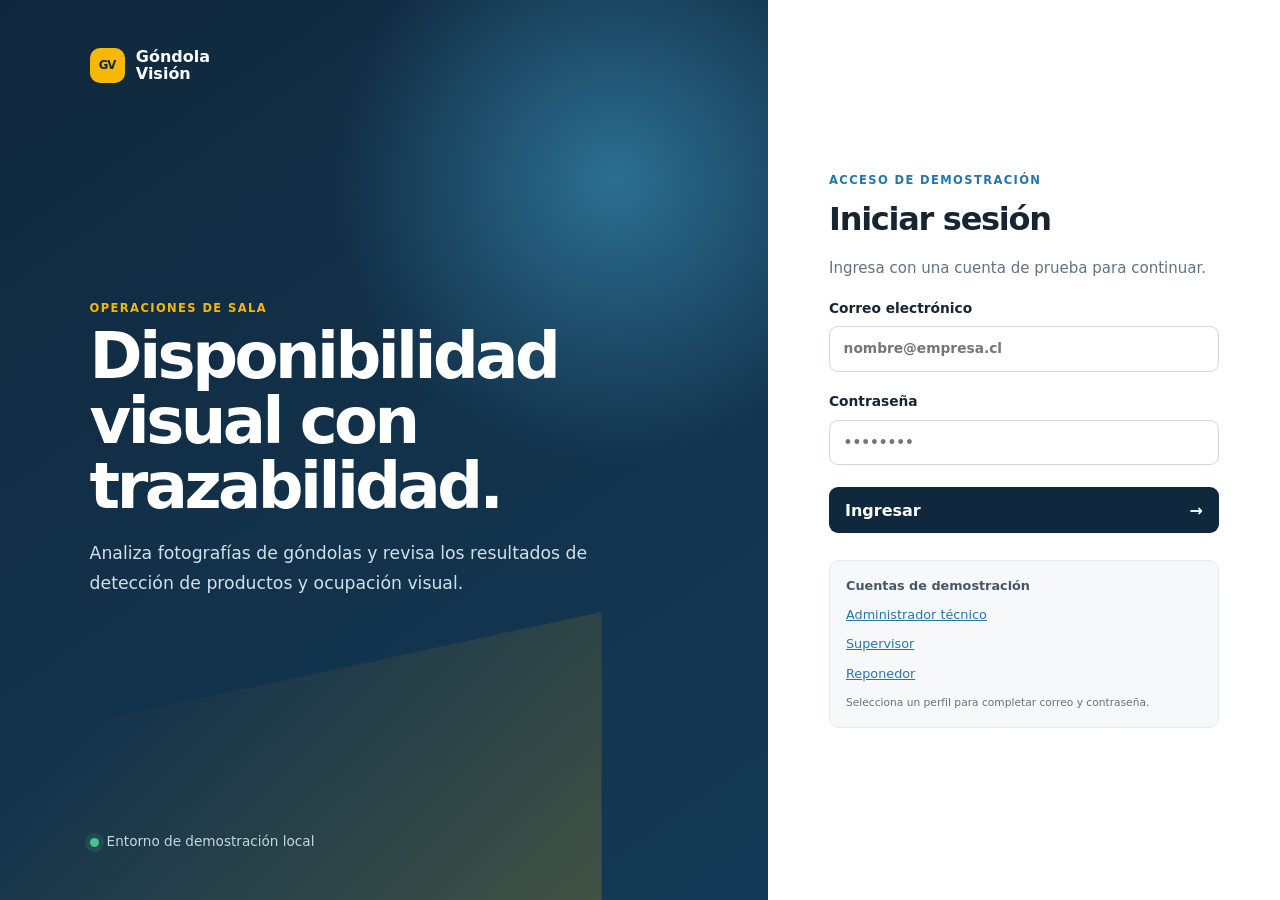
<file: frontend/index.html>
<!doctype html>
<html lang="es">
  <head>
    <meta charset="UTF-8" />
    <meta name="viewport" content="width=device-width, initial-scale=1.0" />
    <meta name="description" content="Plataforma operativa para supervisar disponibilidad visual en góndolas." />
    <title>Góndola Visión | Operaciones</title>
    <link rel="icon" type="image/svg+xml" href="favicon.svg" />
    <link rel="stylesheet" href="styles.css" />
  </head>
  <body>
    <main id="login-screen" class="login-layout">
      <section class="login-brand" aria-label="Góndola Visión">
        <div class="brand-lockup"><span class="brand-symbol">GV</span><span>Góndola<br>Visión</span></div>
        <div class="login-copy"><p class="kicker">OPERACIONES DE SALA</p><h1>Disponibilidad visual con trazabilidad.</h1><p>Analiza fotografías de góndolas y revisa los resultados de detección de productos y ocupación visual.</p></div>
        <div class="login-note"><span class="pulse"></span> Entorno de demostración local</div>
      </section>
      <section class="login-panel">
        <form id="login-form" class="auth-card">
          <p class="kicker">ACCESO DE DEMOSTRACIÓN</p><h2>Iniciar sesión</h2><p class="subtle">Ingresa con una cuenta de prueba para continuar.</p>
          <label>Correo electrónico<input id="login-email" type="email" autocomplete="email" placeholder="nombre@empresa.cl" required></label>
          <label>Contraseña<input id="login-password" type="password" autocomplete="current-password" placeholder="••••••••" required></label>
          <p class="form-error hidden" id="login-error" role="alert"></p>
          <button class="button primary wide" type="submit">Ingresar <span>→</span></button>
          <div class="demo-credentials"><strong>Cuentas de demostración</strong><button type="button" data-demo="admin">Administrador técnico</button><button type="button" data-demo="supervisor">Supervisor</button><button type="button" data-demo="reponedor">Reponedor</button><small id="demo-selection" role="status" aria-live="polite">Selecciona un perfil para completar correo y contraseña.</small></div>
        </form>
      </section>
    </main>

    <div id="app-shell" class="app-shell hidden">
      <aside class="sidebar">
        <div class="brand-lockup"><span class="brand-symbol">GV</span><span>Góndola<br>Visión</span></div>
        <p class="sidebar-label">OPERACIÓN</p>
        <nav aria-label="Navegación principal">
          <button class="nav-link active" data-route="dashboard"><span>▦</span> Resumen</button>
          <button class="nav-link" data-route="analysis"><span>◎</span> Análisis visual <small>Beta</small></button>
          <button class="nav-link" data-route="users" data-admin-only><span>◉</span> Usuarios</button>
        </nav>
        <div class="sidebar-bottom"><p class="sidebar-label">ESTADO</p><div class="environment"><span class="pulse"></span><span><strong>MVP beta</strong><small>Análisis visual local</small></span></div></div>
      </aside>

      <section class="workspace">
        <header class="topbar"><button id="mobile-menu" class="icon-button mobile-only" aria-label="Abrir menú">☰</button><div><p class="kicker" id="page-kicker">OPERACIÓN</p><h1 id="page-title">Resumen operativo</h1></div><div class="user-menu"><div class="avatar" id="user-avatar">AA</div><div><strong id="current-user-name">—</strong><small id="current-user-role">—</small></div><button id="logout-button" class="icon-button" aria-label="Cerrar sesión" title="Cerrar sesión">↪</button></div></header>

        <section id="dashboard-view" class="view active">
          <div class="context-bar"><div><strong>Prueba de disponibilidad visual</strong><span>Análisis de fotografías en este equipo</span></div><span class="status-chip info">Prototipo experimental</span></div>
          <div class="metric-grid"><article class="metric-card"><span class="metric-icon amber">!</span><div><small>Último análisis</small><strong id="metric-last-analysis">—</strong><span class="metric-detail">sin historial persistente</span></div></article><article class="metric-card"><span class="metric-icon green">◉</span><div><small>Usuarios activos</small><strong id="metric-users">0</strong><span class="metric-detail">demo local</span></div></article></div>
          <article class="surface next-module"><p class="kicker">ANÁLISIS BETA</p><h2>Detección en góndola</h2><p>Sube una fotografía para identificar productos visibles y revisar una estimación experimental de ocupación por nivel. La alerta automática continúa desactivada.</p><button class="button primary" data-goto="analysis">Analizar imagen →</button></article>
        </section>

        <section id="analysis-view" class="view">
          <div class="view-toolbar"><div><h2>Análisis de góndola</h2><p>Sube una fotografía completa para revisar las detecciones de productos. La detección de vacíos todavía no está validada.</p></div><span id="model-status" class="status-chip info">Comprobando modelo…</span></div>
          <div class="analysis-grid"><form id="analysis-form" class="surface analysis-controls">
            <label class="analysis-field">Modelo de detección<select id="analysis-model" required><option value="companero">Detector de productos · Principal</option><option value="principal">Detector de productos · Comparativo (YOLO26n)</option></select></label>
            <label class="analysis-field">Fotografía JPG, PNG o WebP<input id="analysis-file" type="file" accept="image/jpeg,image/png,image/webp"></label>
            <label class="analysis-field void-option"><input id="analysis-void-candidates" type="checkbox" disabled> Mostrar huecos candidatos (experimental; no genera alertas)</label>
            <p class="subtle">Puedes analizar la foto completa sin marcar regiones.</p>
            <div id="image-stage" class="image-stage hidden"><img id="analysis-preview" alt="Imagen cargada"></div>
            <div class="analysis-actions"><span id="analysis-threshold">Referencia: 30 % · alerta desactivada</span><button id="analyze-button" class="button primary" type="submit">Analizar góndola</button></div>
            <p id="analysis-error" class="form-error hidden" role="alert"></p>
          </form><article id="analysis-result" class="surface analysis-result"><div class="empty-state"><strong>Sin análisis todavía</strong><span>Carga una fotografía de góndola.</span></div></article></div>
          <p class="analysis-disclaimer">Beta experimental. Las cajas verdes y ámbar indican posibles productos; las rojas, si se activa la opción, huecos candidatos aún no validados. Ninguna caja equivale a disponibilidad real de stock. La alerta automática sigue desactivada.</p>
        </section>

        <section id="users-view" class="view">
          <div class="view-toolbar"><div><h2>Usuarios</h2><p>Administra cuentas y roles de acceso a la plataforma.</p></div><button class="button primary" data-open-form="user">+ Nuevo usuario</button></div>
          <div class="filter-row"><label class="search"><span>⌕</span><input id="user-search" placeholder="Buscar por nombre o correo"></label><label class="filter-select">Rol<select id="user-role-filter"><option value="all">Todos los roles</option><option value="Administrador técnico">Administrador técnico</option><option value="Supervisor">Supervisor</option><option value="Reponedor">Reponedor</option></select></label></div>
          <article class="surface table-surface"><div class="table-wrap"><table><thead><tr><th>Usuario</th><th>Rol</th><th>Estado</th><th>Último acceso</th><th aria-label="Acciones"></th></tr></thead><tbody id="users-table"></tbody></table></div><div id="users-empty" class="empty-state hidden"><strong>No se encontraron usuarios</strong><span>Ajusta los filtros o crea un nuevo usuario.</span></div></article>
        </section>
      </section>
    </div>

    <dialog id="entity-dialog" class="dialog"><form id="entity-form" method="dialog"><div class="dialog-head"><div><p class="kicker" id="dialog-kicker">ADMINISTRACIÓN DE ACCESO</p><h2 id="dialog-title">Nueva cuenta de usuario</h2></div><button class="icon-button" type="button" data-close-dialog aria-label="Cerrar">×</button></div><div id="form-fields" class="form-grid"></div><p id="entity-form-error" class="form-error hidden"></p><div class="dialog-actions"><button class="button secondary" type="button" data-close-dialog>Cancelar</button><button class="button primary" type="submit" id="save-entity">Guardar</button></div></form></dialog>
    <dialog id="confirm-dialog" class="dialog confirm-dialog"><div><span class="warning-icon">!</span><p class="kicker">CONFIRMAR ACCIÓN</p><h2 id="confirm-title">¿Desactivar registro?</h2><p id="confirm-copy" class="subtle">La información se conservará para trazabilidad, pero dejará de estar disponible para operación.</p><div class="dialog-actions"><button class="button secondary" data-close-confirm>Cancelar</button><button class="button danger" id="confirm-action">Desactivar</button></div></div></dialog>
    <div id="toast" class="toast hidden" role="status"></div>
    <script src="app.js?v=20261021-model-labels"></script>
  </body>
</html>
</file>
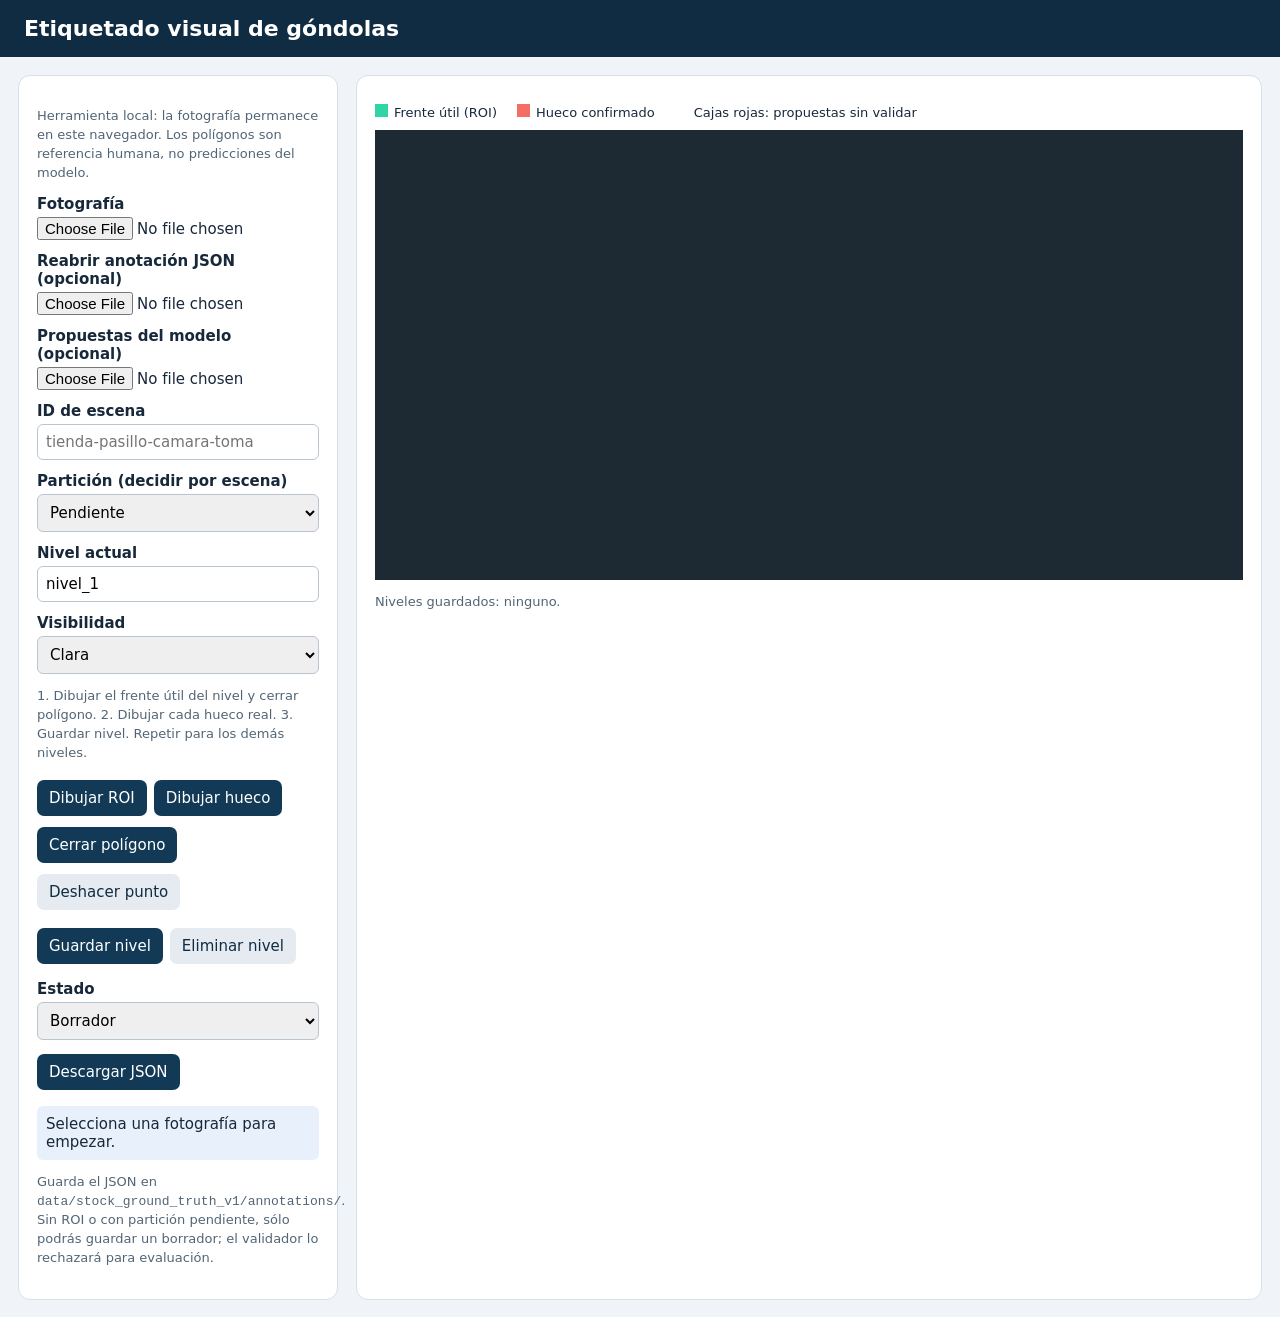
<file: tools/stock_annotator/index.html>
<!doctype html>
<html lang="es">
<meta charset="utf-8">
<meta name="viewport" content="width=device-width,initial-scale=1">
<title>Etiquetador de góndolas · Piloto</title>
<style>
  :root{font:15px system-ui,sans-serif;color:#17283b;background:#f0f3f7}*{box-sizing:border-box}
  body{margin:0}header{background:#102c43;color:white;padding:16px 24px}h1{font-size:22px;margin:0}p{line-height:1.45}
  main{display:grid;grid-template-columns:320px 1fr;gap:18px;padding:18px;min-height:calc(100vh - 65px)}
  aside,.stage{background:white;border:1px solid #d7e0e8;border-radius:12px;padding:18px}
  label{display:block;font-weight:650;margin:12px 0 4px}input,select,button{font:inherit}input:not([type=file]),select{width:100%;padding:8px;border:1px solid #b9c6d2;border-radius:6px}
  input[type=file]{max-width:100%}button{border:0;border-radius:7px;background:#123a57;color:white;padding:9px 12px;cursor:pointer;margin:4px 4px 4px 0}button:disabled{opacity:.45;cursor:not-allowed}
  button.alt{background:#e5ebf0;color:#102c43}.row{display:flex;flex-wrap:wrap;gap:3px;margin-top:10px}.hint{font-size:13px;color:#526576}
  #message{padding:9px;border-radius:6px;background:#e8f1fb;min-height:36px;margin-top:12px}
  .canvas-wrap{overflow:auto;background:#1d2a34;min-height:450px;display:grid;place-items:center}canvas{max-width:100%;height:auto;cursor:crosshair;display:block}
  .legend{display:flex;gap:20px;font-size:13px;margin:10px 0}.legend span:before{content:' ';display:inline-block;width:13px;height:13px;margin-right:6px}.roi:before{background:#2fd5a4}.gap:before{background:#f46e63}
  @media(max-width:850px){main{grid-template-columns:1fr}}
</style>
<header><h1>Etiquetado visual de góndolas</h1></header>
<main>
  <aside>
    <p class="hint">Herramienta local: la fotografía permanece en este navegador. Los polígonos son referencia humana, no predicciones del modelo.</p>
    <label for="photo">Fotografía</label><input id="photo" type="file" accept="image/*">
    <label for="existing">Reabrir anotación JSON (opcional)</label><input id="existing" type="file" accept="application/json,.json">
    <label for="candidates">Propuestas del modelo (opcional)</label><input id="candidates" type="file" accept="application/json,.json">
    <label for="scene">ID de escena</label><input id="scene" placeholder="tienda-pasillo-camara-toma">
    <label for="split">Partición (decidir por escena)</label><select id="split"><option value="">Pendiente</option><option>train</option><option>val</option><option>test</option></select>
    <label for="level">Nivel actual</label><input id="level" value="nivel_1">
    <label for="visibility">Visibilidad</label><select id="visibility"><option value="clear">Clara</option><option value="occluded">Ocluida</option><option value="unusable">No evaluable</option></select>
    <p class="hint">1. Dibujar el frente útil del nivel y cerrar polígono. 2. Dibujar cada hueco real. 3. Guardar nivel. Repetir para los demás niveles.</p>
    <div class="row"><button id="roi">Dibujar ROI</button><button id="gap">Dibujar hueco</button><button id="close">Cerrar polígono</button><button id="undo" class="alt">Deshacer punto</button></div>
    <div class="row"><button id="saveLevel">Guardar nivel</button><button id="removeLevel" class="alt">Eliminar nivel</button></div>
    <label for="review">Estado</label><select id="review"><option value="draft">Borrador</option><option value="reviewed">Revisado completamente</option></select>
    <div class="row"><button id="download">Descargar JSON</button></div>
    <div id="message" role="status">Selecciona una fotografía para empezar.</div>
    <p class="hint">Guarda el JSON en <code>data/stock_ground_truth_v1/annotations/</code>. Sin ROI o con partición pendiente, sólo podrás guardar un borrador; el validador lo rechazará para evaluación.</p>
  </aside>
  <section class="stage"><div class="legend"><span class="roi">Frente útil (ROI)</span><span class="gap">Hueco confirmado</span><span>Cajas rojas: propuestas sin validar</span></div><div class="canvas-wrap"><canvas id="canvas"></canvas></div><p id="levels" class="hint">Niveles guardados: ninguno.</p></section>
</main>
<script>
const $=id=>document.getElementById(id), canvas=$('canvas'), ctx=canvas.getContext('2d');
let image=new Image(), imageName='', levels=[], mode='', points=[], current={roi:null,gaps:[]}, candidateData=null;
const say=msg=>$('message').textContent=msg;
function drawPoly(poly,color,fill){if(!poly||!poly.length)return;ctx.beginPath();ctx.moveTo(...poly[0]);for(const point of poly.slice(1))ctx.lineTo(...point);if(poly.length>2)ctx.closePath();ctx.fillStyle=fill;ctx.strokeStyle=color;ctx.lineWidth=Math.max(2,canvas.width/300);if(poly.length>2)ctx.fill();ctx.stroke();for(const [x,y] of poly){ctx.beginPath();ctx.arc(x,y,Math.max(3,canvas.width/180),0,Math.PI*2);ctx.fillStyle=color;ctx.fill()}}
function render(){if(!imageName)return;ctx.clearRect(0,0,canvas.width,canvas.height);ctx.drawImage(image,0,0);const proposal=candidateData?.images?.find(item=>item.image===imageName);if(proposal){ctx.save();ctx.strokeStyle='#f03038';ctx.lineWidth=Math.max(2,canvas.width/300);ctx.setLineDash([12,8]);for(const box of proposal.regions||[]){const [x1,y1,x2,y2]=box.xyxy;ctx.strokeRect(x1,y1,x2-x1,y2-y1)}ctx.restore()}for(const level of levels){drawPoly(level.roi,'#00b889','#26dda530');for(const gap of level.gaps)drawPoly(gap,'#f05246','#f46e6350')}drawPoly(current.roi,'#00b889','#26dda530');for(const gap of current.gaps)drawPoly(gap,'#f05246','#f46e6350');drawPoly(points,mode==='roi'?'#00b889':'#f05246','#ffffff00');$('levels').textContent='Niveles guardados: '+(levels.map(l=>l.id).join(', ')||'ninguno')}
function reset(){levels=[];mode='';points=[];current={roi:null,gaps:[]};$('level').value='nivel_1';$('scene').value='';$('split').value='';$('review').value='draft';render()}
$('photo').onchange=()=>{const file=$('photo').files[0];if(!file)return;imageName=file.name;image.onload=()=>{canvas.width=image.naturalWidth;canvas.height=image.naturalHeight;reset();say(`${imageName}: ${canvas.width} × ${canvas.height} píxeles`)};image.src=URL.createObjectURL(file)};
canvas.onclick=e=>{if(!imageName||!mode)return;const r=canvas.getBoundingClientRect();points.push([Math.min(canvas.width-1,Math.max(0,Math.round((e.clientX-r.left)*canvas.width/r.width))),Math.min(canvas.height-1,Math.max(0,Math.round((e.clientY-r.top)*canvas.height/r.height)))]);render()};
$('roi').onclick=()=>{mode='roi';points=[];say('Haz clic en los vértices del frente útil; luego pulsa Cerrar polígono.')};
$('gap').onclick=()=>{if(!current.roi){say('Primero guarda una ROI del nivel actual.');return}mode='gap';points=[];say('Marca sólo un faltante real dentro de la ROI.')};
$('undo').onclick=()=>{points.pop();render()};
$('close').onclick=()=>{if(points.length<3){say('El polígono necesita al menos tres puntos.');return}if(mode==='roi'){current.roi=points.map(p=>[...p]);current.gaps=[]}else if(mode==='gap'){current.gaps.push(points.map(p=>[...p]))}else{say('Elige ROI o hueco primero.');return}points=[];mode='';render();say('Polígono guardado en el nivel actual.')};
$('saveLevel').onclick=()=>{const id=$('level').value.trim(), visibility=$('visibility').value;if(!id){say('Falta el ID de nivel.');return}if(levels.some(l=>l.id===id)){say('Ese ID de nivel ya existe. Usa otro o elimina el anterior.');return}if(visibility==='clear'&&!current.roi){say('Un nivel claro necesita ROI, aunque no tenga huecos.');return}levels.push({id,visibility,roi:current.roi,gaps:current.gaps});current={roi:null,gaps:[]};points=[];mode='';$('level').value=`nivel_${levels.length+1}`;render();say(`Nivel ${id} guardado.`)};
$('removeLevel').onclick=()=>{const id=prompt('ID exacto del nivel que deseas eliminar:');if(!id)return;const old=levels.length;levels=levels.filter(l=>l.id!==id);render();say(old===levels.length?'No se encontró ese nivel.':`Nivel ${id} eliminado.`)};
$('existing').onchange=async()=>{const file=$('existing').files[0];if(!file)return;try{const data=JSON.parse(await file.text());if(data.image!==imageName||data.width!==canvas.width||data.height!==canvas.height)throw Error('El JSON no corresponde a la imagen seleccionada.');levels=data.shelves||[];$('scene').value=data.scene_id||'';$('split').value=data.split||'';$('review').value=data.review_status||'draft';current={roi:null,gaps:[]};points=[];mode='';render();say('Anotación recuperada.')}catch(error){say(`No se pudo abrir: ${error.message}`)}};
$('candidates').onchange=async()=>{const file=$('candidates').files[0];if(!file)return;try{const data=JSON.parse(await file.text());if(!Array.isArray(data.images))throw Error('Formato de propuestas inválido.');candidateData=data;render();const n=data.images.find(item=>item.image===imageName)?.candidate_count;say(n===undefined?'Propuestas cargadas; la imagen actual no tiene registro.':`${n} propuestas visibles. Son hipótesis, no etiquetas.`)}catch(error){say(`No se pudo abrir: ${error.message}`)}};
$('download').onclick=()=>{if(!imageName){say('Selecciona una foto.');return}if(current.roi||current.gaps.length||points.length){say('Guarda o descarta el nivel/polígono en curso antes de descargar.');return}if(!levels.length){say('Guarda al menos un nivel.');return}const scene=$('scene').value.trim(),split=$('split').value,review=$('review').value;if(review==='reviewed'&&(!scene||!split||levels.some(l=>l.visibility==='clear'&&!l.roi))){say('Para marcar revisado, completa escena, partición y ROI de cada nivel claro.');return}const data={version:1,image:imageName,scene_id:scene||'PENDIENTE',split:split||'PENDIENTE',width:canvas.width,height:canvas.height,review_status:review,shelves:levels};const blob=new Blob([JSON.stringify(data,null,2)+'\n'],{type:'application/json'}),url=URL.createObjectURL(blob),a=document.createElement('a');a.href=url;a.download=imageName.replace(/\.[^.]+$/,'')+'.json';a.click();setTimeout(()=>URL.revokeObjectURL(url),1000);say('JSON descargado. Muévelo a annotations/ y ejecuta el validador.')};
</script>
</html>
</file>
<file: frontend/styles.css>
:root{--navy:#10283d;--navy-2:#183a55;--blue:#2676a8;--amber:#f6b800;--amber-soft:#fff7df;--ink:#172431;--muted:#637280;--line:#e5eaee;--canvas:#f5f7f8;--green:#23835d;--green-soft:#e8f6ef;--red:#c24343;--red-soft:#fff0ef;--white:#fff;--radius:14px;--shadow:0 10px 30px rgba(16,40,61,.08)}
*{box-sizing:border-box}body{margin:0;font-family:Inter,ui-sans-serif,system-ui,-apple-system,BlinkMacSystemFont,"Segoe UI",sans-serif;color:var(--ink);background:var(--canvas);font-size:16px;line-height:1.45}button,input,select{font:inherit}.hidden{display:none!important}.kicker{margin:0 0 .45rem;font-size:.72rem;font-weight:800;letter-spacing:.12em;color:var(--blue)}.subtle{color:var(--muted);font-size:.94rem}.brand-lockup{display:flex;align-items:center;gap:.7rem;color:#fff;font-size:1rem;font-weight:760;line-height:1.02}.brand-symbol{display:grid;place-items:center;width:35px;height:35px;background:var(--amber);border-radius:10px;color:var(--navy);font-weight:900;font-size:.73rem;letter-spacing:-.08em}.login-layout{display:grid;min-height:100vh;grid-template-columns:minmax(0,1.2fr) minmax(420px,.8fr);background:#fff}.login-brand{display:flex;min-height:100vh;flex-direction:column;padding:3rem clamp(2rem,7vw,7.5rem);color:#fff;background:radial-gradient(circle at 80% 20%,#2c6f91 0,transparent 30%),linear-gradient(145deg,#10283d 0%,#143a57 100%)}.login-brand:after{content:"";position:absolute;inset:auto auto 0 0;width:47%;height:32%;background:linear-gradient(135deg,transparent 20%,rgba(246,184,0,.2));clip-path:polygon(0 45%,100% 0,100% 100%,0 100%);pointer-events:none}.login-copy{max-width:640px;margin:auto 0;z-index:1}.login-copy .kicker{color:var(--amber)}.login-copy h1{margin:.3rem 0 1.25rem;max-width:620px;font-size:clamp(2.7rem,5vw,5.2rem);line-height:1.02;letter-spacing:-.055em}.login-copy p:last-child{max-width:520px;font-size:1.08rem;line-height:1.7;color:#d1e1ea}.login-note{z-index:1;display:flex;align-items:center;gap:.5rem;font-size:.85rem;color:#c7d7e1}.pulse{display:inline-block;width:9px;height:9px;border-radius:50%;background:#45c58b;box-shadow:0 0 0 5px rgba(69,197,139,.13)}.login-panel{display:grid;place-items:center;padding:2rem;background:#fff}.auth-card{width:min(100%,390px)}.auth-card h2{margin:.15rem 0 .5rem;font-size:2rem;letter-spacing:-.04em}.auth-card label{display:grid;gap:.45rem;margin-top:1.25rem;font-size:.86rem;font-weight:700}.auth-card input,.form-grid input,.form-grid select,.filter-select select{width:100%;border:1px solid #cfd8df;border-radius:9px;padding:.75rem .85rem;color:var(--ink);background:#fff;outline:0}.auth-card input:focus,.form-grid input:focus,.form-grid select:focus,.search:focus-within{border-color:var(--blue);box-shadow:0 0 0 3px rgba(38,118,168,.14)}.button{border:0;border-radius:9px;padding:.72rem 1rem;font-weight:750;cursor:pointer;transition:.18s transform,.18s background}.button:hover{transform:translateY(-1px)}.button.primary{background:var(--navy);color:#fff}.button.primary:hover{background:#1a4261}.button.secondary{background:#eef2f5;color:#273743}.button.danger{background:var(--red);color:#fff}.wide{width:100%;margin-top:1.35rem;display:flex;justify-content:space-between;align-items:center}.demo-credentials{display:grid;gap:.2rem;margin-top:1.65rem;padding:1rem;background:#f6f8fa;border:1px solid var(--line);border-radius:10px;font-size:.8rem}.demo-credentials strong{color:#465664;margin-bottom:.2rem}.demo-credentials button{padding:.25rem 0;border:0;color:var(--blue);text-align:left;background:transparent;cursor:pointer;text-decoration:underline}.form-error{margin:.75rem 0 0;padding:.6rem .7rem;border-radius:8px;color:#9f302f;background:var(--red-soft);font-size:.84rem}.app-shell{display:flex;min-height:100vh}.sidebar{display:flex;position:fixed;z-index:5;width:255px;height:100vh;flex-direction:column;padding:1.5rem 1rem;background:var(--navy);color:#a9bfce}.sidebar-label{margin:2.25rem .75rem .55rem;font-size:.66rem;font-weight:800;letter-spacing:.12em;color:#829db0}.sidebar nav{display:grid;gap:.3rem}.nav-link{display:flex;align-items:center;gap:.8rem;width:100%;border:0;border-radius:9px;padding:.72rem .75rem;color:#cad8e2;background:transparent;text-align:left;cursor:pointer}.nav-link span{display:grid;place-items:center;width:20px;color:#b6c9d6;font-weight:700}.nav-link:hover{background:#1b405b}.nav-link.active{background:#254e6b;color:#fff;font-weight:760}.nav-link.active span{color:var(--amber)}.nav-link small{margin-left:auto;padding:.14rem .36rem;border-radius:4px;background:#355a73;font-size:.64rem;color:#bcd0db}.nav-link.disabled{opacity:.5;cursor:not-allowed}.sidebar-bottom{margin-top:auto}.environment{display:flex;align-items:center;gap:.65rem;margin:.5rem .75rem}.environment strong,.environment small{display:block}.environment strong{font-size:.8rem;color:#e5edf2}.environment small{font-size:.72rem}.workspace{width:calc(100% - 255px);min-height:100vh;margin-left:255px}.topbar{display:flex;min-height:88px;align-items:center;justify-content:space-between;padding:1.2rem clamp(1.5rem,4vw,4.5rem);border-bottom:1px solid var(--line);background:#fff}.topbar h1{margin:0;font-size:1.6rem;letter-spacing:-.035em}.user-menu{display:flex;align-items:center;gap:.65rem}.user-menu strong,.user-menu small{display:block}.user-menu strong{font-size:.84rem}.user-menu small{font-size:.74rem;color:var(--muted)}.avatar{display:grid;place-items:center;width:34px;height:34px;border-radius:50%;background:#d9ebf5;color:#1c5a81;font-size:.72rem;font-weight:800}.icon-button{display:grid;place-items:center;width:34px;height:34px;border:0;border-radius:8px;color:#647785;background:transparent;font-size:1.2rem;cursor:pointer}.icon-button:hover{background:#edf2f5;color:var(--ink)}.view{display:none;padding:clamp(1.5rem,3vw,2.75rem) clamp(1.5rem,4vw,4.5rem)}.view.active{display:block}.context-bar{display:flex;justify-content:space-between;align-items:center;margin-bottom:1.4rem}.context-bar div{display:grid;gap:.1rem}.context-bar strong{font-size:.92rem}.context-bar span:not(.status-chip){font-size:.82rem;color:var(--muted)}.status-chip{display:inline-block;padding:.35rem .58rem;border-radius:99px;font-size:.75rem;font-weight:760}.status-chip.info{color:#175f8a;background:#e5f3fb}.metric-grid{display:grid;grid-template-columns:repeat(3,1fr);gap:1rem;margin-bottom:1rem}.metric-card{display:flex;align-items:center;gap:1rem;padding:1.15rem 1.25rem;border:1px solid var(--line);border-radius:var(--radius);background:#fff;box-shadow:0 2px 4px rgba(16,40,61,.02)}.metric-icon{display:grid;place-items:center;width:43px;height:43px;border-radius:11px;font-weight:900}.metric-icon.blue{background:#e5f3fb;color:#176996}.metric-icon.amber{background:var(--amber-soft);color:#aa7400}.metric-icon.green{background:var(--green-soft);color:var(--green)}.metric-card small,.metric-detail{display:block;color:var(--muted);font-size:.76rem}.metric-card strong{display:inline-block;margin:.05rem 0;font-size:1.6rem;letter-spacing:-.05em}.dashboard-grid{display:grid;grid-template-columns:1.45fr .8fr;gap:1rem}.surface{border:1px solid var(--line);border-radius:var(--radius);background:#fff;box-shadow:0 2px 4px rgba(16,40,61,.02)}.surface-head,.view-toolbar{display:flex;align-items:flex-start;justify-content:space-between;gap:1rem}.surface-head{padding:1.3rem 1.35rem;border-bottom:1px solid var(--line)}.surface h2,.view-toolbar h2{margin:0;font-size:1.1rem;letter-spacing:-.025em}.surface-head p,.view-toolbar p{margin:.25rem 0 0;color:var(--muted);font-size:.83rem}.text-button{border:0;color:var(--blue);background:transparent;font-weight:750;cursor:pointer}.compact-list{padding:.25rem 1.35rem}.compact-row{display:grid;grid-template-columns:1fr auto;gap:1rem;align-items:center;padding:1rem 0;border-bottom:1px solid #edf0f2}.compact-row:last-child{border:0}.compact-row strong,.compact-row small{display:block}.compact-row small{margin-top:.14rem;font-size:.78rem;color:var(--muted)}.badge{display:inline-flex;align-items:center;gap:.32rem;width:max-content;padding:.27rem .5rem;border-radius:99px;font-size:.72rem;font-weight:760}.badge.active{background:var(--green-soft);color:var(--green)}.badge.inactive{background:#eef1f3;color:#687782}.badge.role{background:#eaf3fa;color:#25658b}.next-module{padding:1.5rem;background:linear-gradient(150deg,#fff 10%,#fffbef)}.next-module h2{font-size:1.35rem}.next-module>p:not(.kicker){color:var(--muted);font-size:.9rem;line-height:1.65}.threshold-preview{display:flex;align-items:center;justify-content:space-between;margin-top:2rem;padding:1rem;border-radius:10px;background:var(--navy);color:#fff}.threshold-preview span{font-size:.78rem;color:#bad0de}.threshold-preview strong{font-size:1.4rem;color:var(--amber)}.view-toolbar{margin-bottom:1.35rem}.view-toolbar h2{font-size:1.55rem}.filter-row{display:flex;gap:.75rem;align-items:center;margin-bottom:1rem}.search{display:flex;align-items:center;gap:.5rem;max-width:420px;flex:1;border:1px solid #cfd8df;border-radius:9px;padding:0 .75rem;background:#fff}.search input{width:100%;border:0;padding:.72rem 0;outline:0}.search span{color:#6a7a86;font-size:1.2rem}.filter-select{display:flex;align-items:center;gap:.55rem;color:var(--muted);font-size:.82rem;font-weight:650}.filter-select select{width:auto;padding:.68rem .6rem}.table-surface{overflow:hidden}.table-wrap{overflow:auto}table{width:100%;border-collapse:collapse;min-width:690px}th{padding:.85rem 1.2rem;background:#f8fafb;color:#687782;font-size:.7rem;font-weight:800;letter-spacing:.07em;text-align:left;text-transform:uppercase}td{padding:1rem 1.2rem;border-top:1px solid var(--line);font-size:.88rem}td strong,td small{display:block}td small{margin-top:.15rem;color:var(--muted);font-size:.76rem}.action-set{display:flex;justify-content:flex-end;gap:.2rem}.action-set button{border:0;border-radius:6px;padding:.35rem .45rem;color:var(--blue);background:transparent;cursor:pointer;font-size:.78rem;font-weight:720}.action-set button:hover{background:#e9f3f8}.action-set .deactivate{color:#a55632}.empty-state{display:grid;gap:.25rem;place-items:center;padding:3.5rem 1rem;color:var(--muted);text-align:center}.empty-state strong{color:var(--ink)}.dialog{width:min(100% - 2rem,540px);border:0;border-radius:16px;padding:0;color:var(--ink);box-shadow:0 20px 60px rgba(8,28,43,.25)}.dialog::backdrop{background:rgba(9,27,40,.55)}.dialog form,.confirm-dialog>div{padding:1.4rem}.dialog-head{display:flex;align-items:flex-start;justify-content:space-between;border-bottom:1px solid var(--line);padding-bottom:1rem}.dialog h2{margin:0;font-size:1.35rem;letter-spacing:-.035em}.form-grid{display:grid;grid-template-columns:1fr 1fr;gap:1rem;margin-top:1.25rem}.form-grid label{display:grid;gap:.4rem;color:#41515e;font-size:.8rem;font-weight:740}.form-grid label.full{grid-column:1/-1}.dialog-actions{display:flex;justify-content:flex-end;gap:.65rem;margin-top:1.5rem}.confirm-dialog{max-width:430px}.warning-icon{display:grid;place-items:center;width:40px;height:40px;margin-bottom:1rem;border-radius:50%;color:#b46500;background:var(--amber-soft);font-size:1.15rem;font-weight:900}.toast{position:fixed;right:1.5rem;bottom:1.5rem;z-index:10;max-width:330px;padding:.8rem 1rem;border-radius:9px;color:#fff;background:var(--navy);box-shadow:var(--shadow);font-size:.88rem}.mobile-only{display:none}
@media(max-width:900px){.login-layout{grid-template-columns:1fr}.login-brand{display:none}.sidebar{transform:translateX(-100%);transition:.2s transform}.app-shell.menu-open .sidebar{transform:translateX(0)}.workspace{width:100%;margin-left:0}.mobile-only{display:grid}.metric-grid,.dashboard-grid{grid-template-columns:1fr}.topbar{padding:1rem 1.2rem}.view{padding:1.4rem 1.2rem}.user-menu>div:nth-child(2){display:none}.view-toolbar{align-items:flex-end}.filter-row{align-items:stretch;flex-direction:column}.search{max-width:none}.filter-select{justify-content:space-between}.filter-select select{flex:1}.button{white-space:nowrap}}
@media(max-width:560px){.metric-grid{gap:.65rem}.metric-card{padding:.9rem}.metric-icon{width:36px;height:36px}.view-toolbar{align-items:stretch;flex-direction:column}.view-toolbar .button{width:100%}.form-grid{grid-template-columns:1fr}.form-grid label.full{grid-column:auto}.dialog-actions{flex-direction:column-reverse}.dialog-actions .button{width:100%}.topbar h1{font-size:1.25rem}}
.status-chip.ready{color:var(--green);background:var(--green-soft)}.status-chip.warning{color:#a45b05;background:var(--amber-soft)}
.analysis-grid{display:grid;grid-template-columns:minmax(320px,1fr) minmax(320px,1fr);gap:1rem}.analysis-controls,.analysis-result{padding:1.4rem;min-width:0}.analysis-field{display:grid;gap:.4rem;margin-bottom:1rem;font-size:.84rem;font-weight:720}.analysis-field input,.analysis-field select{width:100%;padding:.7rem;border:1px solid #cfd8df;border-radius:9px;background:#fff}.analysis-controls .subtle{margin:.4rem 0 1rem}.image-stage{position:relative;width:max-content;max-width:100%;user-select:none}.image-stage img{display:block;max-width:100%;max-height:460px;border-radius:9px}.camera-actions{display:flex;align-items:center;gap:1rem;margin:.5rem 0}.camera-preview{display:block;width:100%;max-height:460px;object-fit:contain;border-radius:9px;background:#172336}.camera-preview.hidden{display:none}.analysis-actions{display:flex;align-items:center;justify-content:space-between;gap:1rem;margin-top:1.3rem}.analysis-actions span{font-weight:750;color:var(--navy)}.analysis-actions button:disabled{opacity:.6;cursor:wait}.analysis-result{display:flex;flex-direction:column;gap:1rem}.result-head h2{font-size:3rem;line-height:1;margin:.8rem 0 .2rem;letter-spacing:-.06em}.result-head p{margin:0;color:var(--muted)}.result-image{width:100%;max-height:460px;object-fit:contain;border-radius:9px;background:#eef1f3}.result-detail{display:grid;gap:.15rem}.result-detail span,.analysis-disclaimer{font-size:.82rem;color:var(--muted)}.analysis-disclaimer{margin:1rem 0}.analysis-result .empty-state{margin:auto}
  @media(max-width:1000px){.analysis-grid{grid-template-columns:1fr}}
  .demo-credentials [aria-pressed="true"]{font-weight:800;color:var(--navy)}
  .demo-credentials #demo-selection{margin-top:.35rem;color:var(--muted);line-height:1.35}
.analysis-field.void-option{display:flex;align-items:center;gap:.65rem;font-weight:600;line-height:1.35}.analysis-field.void-option input{width:auto;padding:0;margin:0;flex:none;accent-color:#ba2943}.analysis-field.void-option:has(input:disabled){opacity:.58}
.metric-grid{grid-template-columns:repeat(2,minmax(0,1fr))}
@media(max-width:900px){.metric-grid{grid-template-columns:1fr}}
</file>
